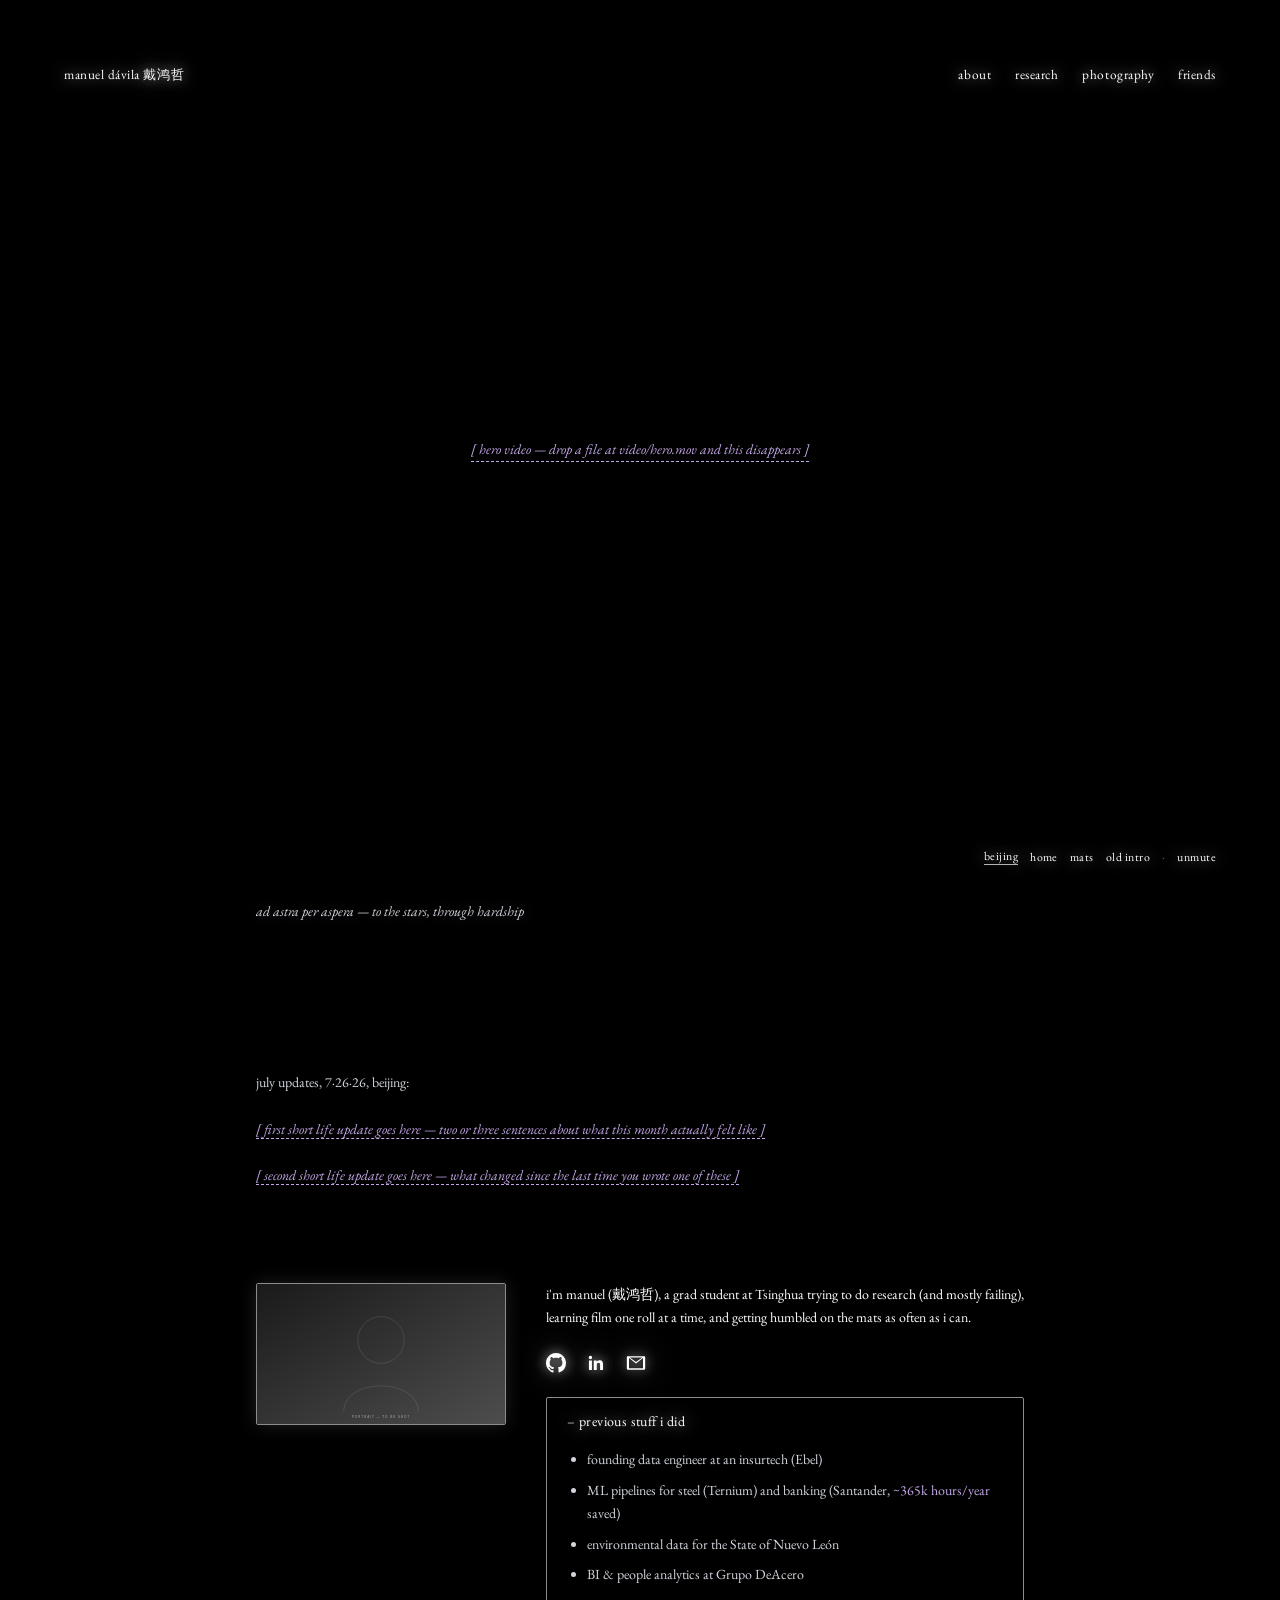
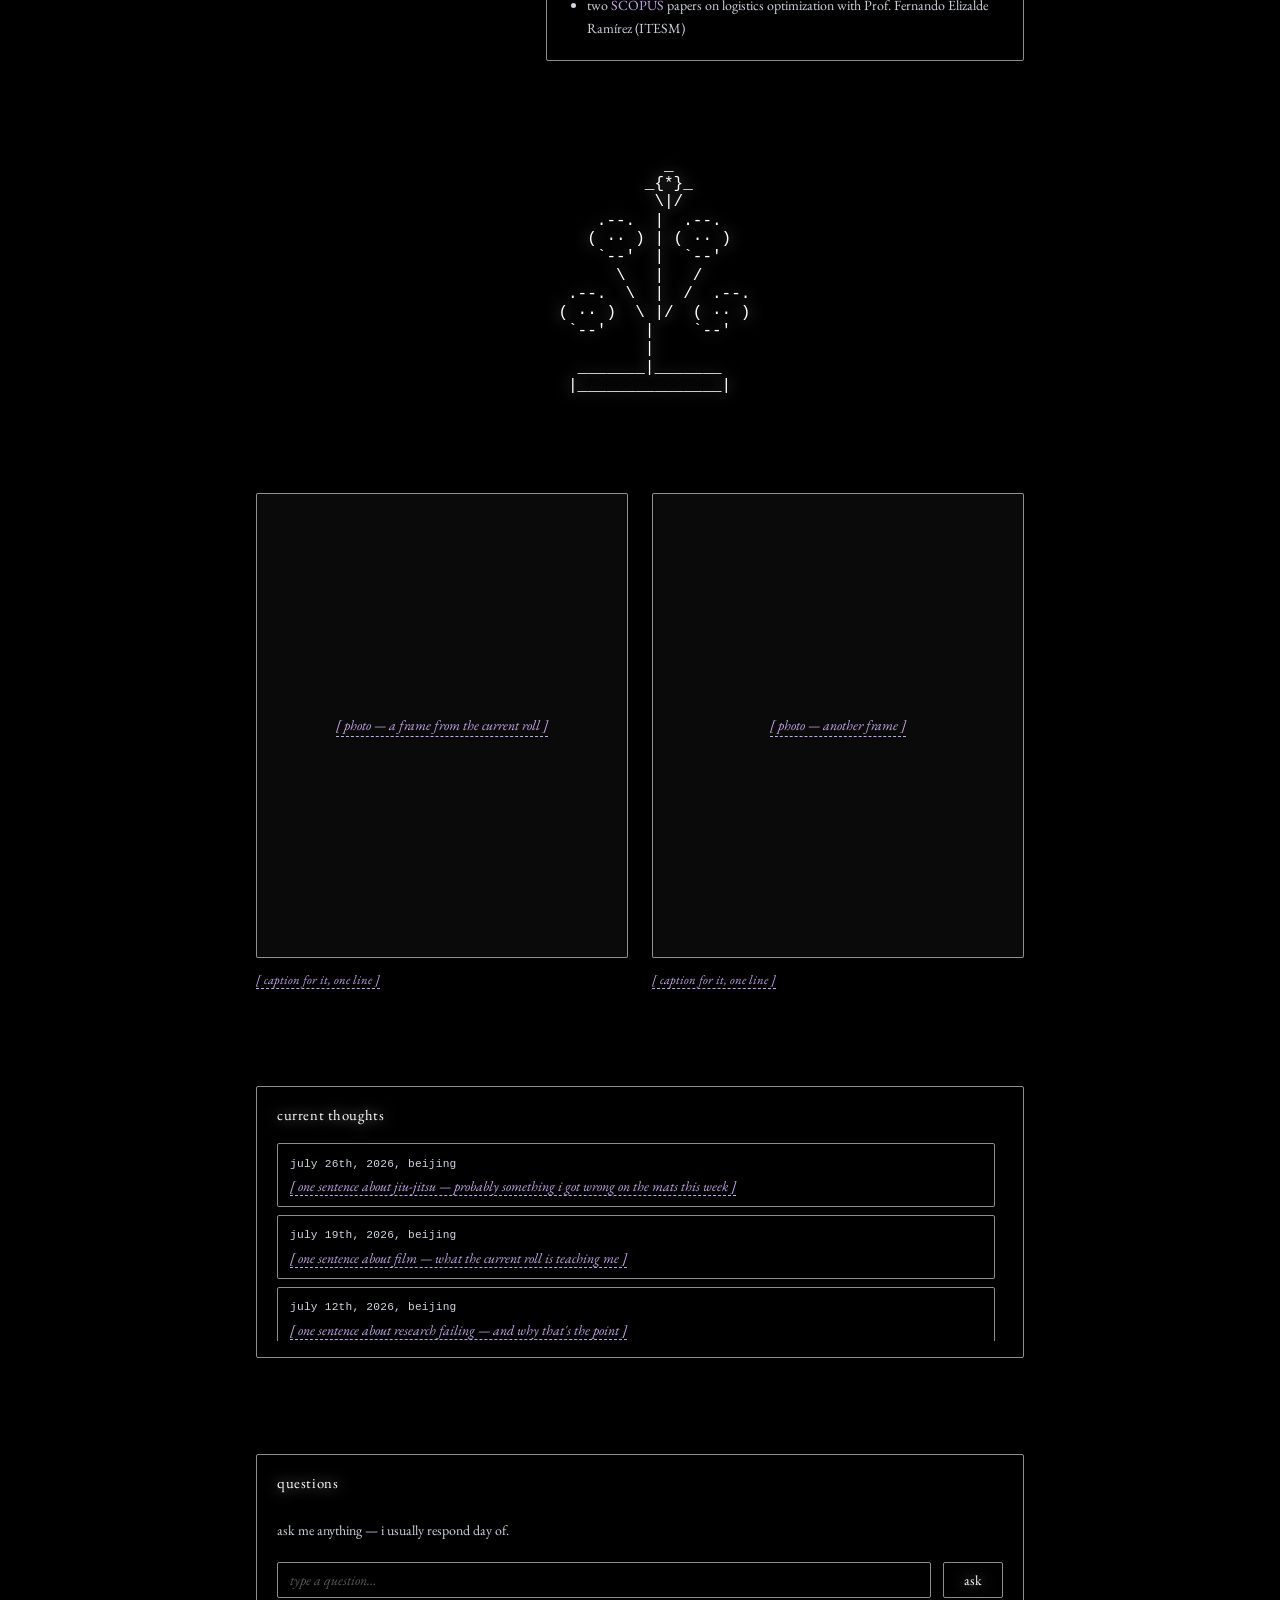
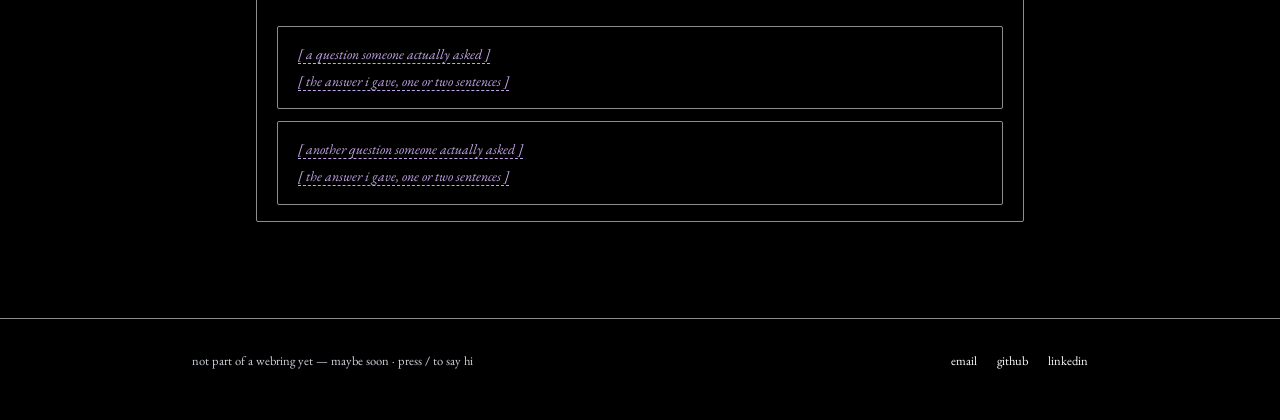
<file: index.html>
<!DOCTYPE html>
<html lang="en">
<head>
  <meta charset="UTF-8">
  <meta name="viewport" content="width=device-width, initial-scale=1.0">
  <title>manuel dávila</title>
  <meta name="description" content="manuel dávila — grad student in beijing, doing research (and mostly failing), shooting film, getting humbled on the mats.">
  <link rel="icon" type="image/svg+xml" href="favicon.svg">
  <link rel="preconnect" href="https://fonts.googleapis.com">
  <link rel="preconnect" href="https://fonts.gstatic.com" crossorigin>
  <link href="https://fonts.googleapis.com/css2?family=EB+Garamond:ital,wght@0,400..800;1,400..800&display=swap" rel="stylesheet">
  <link rel="stylesheet" href="css/style.css?v=jia1">
</head>
<body>

  <header class="site-chrome">
    <a class="wordmark" href="index.html">manuel dávila <span class="pn">戴鸿哲</span></a>
    <nav class="site-nav">
      <a href="about.html">about</a>
      <a href="research.html">research</a>
      <a href="photography.html">photography</a>
      <a href="friends.html">friends</a>
    </nav>
  </header>

  <!-- 1 · hero ------------------------------------------------------------>
  <section class="hero" id="hero">
    <video id="hero-video" autoplay muted loop playsinline poster="" preload="metadata">
      <source src="video/hero.mov" type="video/quicktime">
    </video>
    <div class="hero-overlay"></div>
    <p class="hero-ph" id="hero-ph"><span class="ph">[ hero video — drop a file at video/hero.mov and this disappears ]</span></p>
    <div class="hero-controls">
      <button type="button" class="vid-btn active" data-src="video/hero.mov" data-label="beijing">beijing</button>
      <button type="button" class="vid-btn" data-src="video/home.mov" data-label="home">home</button>
      <button type="button" class="vid-btn" data-src="video/mats.mov" data-label="mats">mats</button>
      <button type="button" class="vid-btn" data-src="video/old-intro.mov" data-label="old intro">old intro</button>
      <span class="sep">·</span>
      <button type="button" id="mute-toggle">unmute</button>
    </div>
  </section>

  <main class="wrap">

    <!-- 1.5 · epigraph (one per visit) ------------------------------------->
    <p class="epigraph" id="epigraph"></p>

    <!-- 2 · update note --------------------------------------------------->
    <section class="update-note" id="update">
      <p class="date-line">july updates, 7·26·26, beijing:</p>
      <p><span class="ph">[ first short life update goes here — two or three sentences about what this month actually felt like ]</span></p>
      <p><span class="ph">[ second short life update goes here — what changed since the last time you wrote one of these ]</span></p>
    </section>

    <!-- 3 · bio card ------------------------------------------------------>
    <section id="bio">
      <div class="bio-card">
        <img class="bio-portrait" src="img/portrait.svg" alt="portrait of manuel dávila (placeholder)">
        <div class="bio-body">
          <p>i'm manuel (<span class="pn">戴鸿哲</span>), a grad student at <span class="pn">Tsinghua</span> trying to do research (and mostly failing), learning film one roll at a time, and getting humbled on the mats as often as i can.</p>

          <div class="socials">
            <a href="https://github.com/JoseManuelDavilaMancilla" aria-label="github">
              <svg viewBox="0 0 16 16" aria-hidden="true"><path d="M8 0C3.58 0 0 3.58 0 8c0 3.54 2.29 6.53 5.47 7.59.4.07.55-.17.55-.38 0-.19-.01-.82-.01-1.49-2.01.37-2.53-.49-2.69-.94-.09-.23-.48-.94-.82-1.13-.28-.15-.68-.52-.01-.53.63-.01 1.08.58 1.23.82.72 1.21 1.87.87 2.33.66.07-.52.28-.87.51-1.07-1.78-.2-3.64-.89-3.64-3.95 0-.87.31-1.59.82-2.15-.08-.2-.36-1.02.08-2.12 0 0 .67-.21 2.2.82.64-.18 1.32-.27 2-.27.68 0 1.36.09 2 .27 1.53-1.04 2.2-.82 2.2-.82.44 1.1.16 1.92.08 2.12.51.56.82 1.27.82 2.15 0 3.07-1.87 3.75-3.65 3.95.29.25.54.73.54 1.48 0 1.07-.01 1.93-.01 2.2 0 .21.15.46.55.38A8.01 8.01 0 0 0 16 8c0-4.42-3.58-8-8-8z"/></svg>
            </a>
            <a href="https://www.linkedin.com/in/jmanuel-dávila" aria-label="linkedin">
              <svg viewBox="0 0 24 24" aria-hidden="true"><path d="M20.45 20.45h-3.55v-5.57c0-1.33-.03-3.04-1.85-3.04-1.86 0-2.14 1.45-2.14 2.94v5.67H9.36V9h3.41v1.56h.05c.47-.9 1.63-1.85 3.36-1.85 3.6 0 4.27 2.37 4.27 5.46v6.28zM5.34 7.43a2.06 2.06 0 1 1 0-4.12 2.06 2.06 0 0 1 0 4.12zM7.12 20.45H3.56V9h3.56v11.45z"/></svg>
            </a>
            <a href="mailto:jmanueldm.02@gmail.com" aria-label="email">
              <svg viewBox="0 0 24 24" aria-hidden="true"><path d="M2 4h20a1 1 0 0 1 1 1v14a1 1 0 0 1-1 1H2a1 1 0 0 1-1-1V5a1 1 0 0 1 1-1zm10 8.7L3.6 6v12.4h16.8V6L12 12.7zM4.5 5.5L12 10.9l7.5-5.4h-15z"/></svg>
            </a>
          </div>

          <details class="previous" open>
            <summary>previous stuff i did</summary>
            <ul>
              <li>founding data engineer at an insurtech (<span class="pn">Ebel</span>)</li>
              <li><span class="pn">ML</span> pipelines for steel (<span class="pn">Ternium</span>) and banking (<span class="pn">Santander</span>, <span class="num">~365k hours/year</span> saved)</li>
              <li>environmental data for the <span class="pn">State of Nuevo León</span></li>
              <li><span class="pn">BI</span> &amp; people analytics at <span class="pn">Grupo DeAcero</span></li>
              <li>two <span class="num">SCOPUS</span> papers on logistics optimization with <span class="pn">Prof. Fernando Elizalde Ramírez</span> (<span class="pn">ITESM</span>)</li>
            </ul>
          </details>
        </div>
      </div>
    </section>

    <!-- 4 · the nopal (hover it) ------------------------------------------>
    <section class="ascii-block" id="art">
      <pre class="ascii-art" id="ascii-art">              _
            _{*}_
             \|/
       .--.  |  .--.
      ( ·· ) | ( ·· )
       `--'  |  `--'
         \   |   /
    .--.  \  |  /  .--.
   ( ·· )  \ |/  ( ·· )
    `--'    |    `--'
            |
     _______|_______
    |_______________|</pre>
      <div id="scramble-tip" aria-hidden="true"></div>
    </section>

    <!-- 5 · photo strip --------------------------------------------------->
    <section id="photos">
      <div class="photo-strip">
        <figure>
          <div class="photo-ph"><span class="ph">[ photo — a frame from the current roll ]</span></div>
          <figcaption><span class="ph">[ caption for it, one line ]</span></figcaption>
        </figure>
        <figure>
          <div class="photo-ph"><span class="ph">[ photo — another frame ]</span></div>
          <figcaption><span class="ph">[ caption for it, one line ]</span></figcaption>
        </figure>
      </div>
    </section>

    <!-- 6 · current thoughts ---------------------------------------------->
    <section id="thoughts">
      <div class="card">
        <p class="sec-title">current thoughts</p>
        <div class="diary-list">
          <div class="diary-entry">
            <p class="ts">july 26th, 2026, beijing</p>
            <p><span class="ph">[ one sentence about jiu-jitsu — probably something i got wrong on the mats this week ]</span></p>
          </div>
          <div class="diary-entry">
            <p class="ts">july 19th, 2026, beijing</p>
            <p><span class="ph">[ one sentence about film — what the current roll is teaching me ]</span></p>
          </div>
          <div class="diary-entry">
            <p class="ts">july 12th, 2026, beijing</p>
            <p><span class="ph">[ one sentence about research failing — and why that's the point ]</span></p>
          </div>
        </div>
      </div>
    </section>

    <!-- 7 · questions ----------------------------------------------------->
    <section id="questions">
      <div class="card">
        <p class="sec-title">questions</p>
        <p class="muted">ask me anything — i usually respond day of.</p>
        <form class="q-form" id="q-form">
          <input type="text" id="q-input" placeholder="type a question…" autocomplete="off">
          <button type="submit">ask</button>
        </form>
        <div class="qa-cards">
          <div class="card qa-card">
            <p class="q"><span class="ph">[ a question someone actually asked ]</span></p>
            <p class="a"><span class="ph">[ the answer i gave, one or two sentences ]</span></p>
          </div>
          <div class="card qa-card">
            <p class="q"><span class="ph">[ another question someone actually asked ]</span></p>
            <p class="a"><span class="ph">[ the answer i gave, one or two sentences ]</span></p>
          </div>
        </div>
      </div>
    </section>

  </main>

  <!-- 8 · footer ---------------------------------------------------------->
  <footer class="site-footer">
    <div class="inner">
      <span>not part of a webring yet — maybe soon · press <strong>/</strong> to say hi</span>
      <span class="links">
        <a href="mailto:jmanueldm.02@gmail.com">email</a>
        <a href="https://github.com/JoseManuelDavilaMancilla">github</a>
        <a href="https://www.linkedin.com/in/jmanuel-dávila">linkedin</a>
      </span>
    </div>
  </footer>

  <!-- say-hi modal --------------------------------------------------------->
  <div class="hi-modal" id="hi-modal" aria-hidden="true">
    <div class="hi-card">
      <p class="hi-title">say hi</p>
      <p>manuel is probably at the gym, the lab, or waiting on a roll at the lab (the other kind).</p>
      <p><a href="mailto:jmanueldm.02@gmail.com">jmanueldm.02@gmail.com</a></p>
      <p class="muted">esc to close</p>
    </div>
  </div>

  <script>
    /* hero: video switcher + mute toggle + placeholder hide */
    (function () {
      const vid = document.getElementById("hero-video");
      const btns = document.querySelectorAll(".vid-btn");
      const muteBtn = document.getElementById("mute-toggle");
      const heroPh = document.getElementById("hero-ph");
      const mq = window.matchMedia("(max-width: 700px)");

      function relabel() {
        btns.forEach((b, i) => { b.textContent = mq.matches ? String(i + 1) : b.dataset.label; });
      }
      mq.addEventListener ? mq.addEventListener("change", relabel) : mq.addListener(relabel);
      relabel();

      vid.addEventListener("canplay", () => { if (heroPh) heroPh.style.display = "none"; });

      btns.forEach((b) => {
        b.addEventListener("click", () => {
          btns.forEach((x) => x.classList.remove("active"));
          b.classList.add("active");
          if (heroPh) heroPh.style.display = "";
          vid.querySelector("source").src = b.dataset.src;
          vid.load();
          vid.play().catch(() => {});
        });
      });

      muteBtn.addEventListener("click", () => {
        vid.muted = !vid.muted;
        muteBtn.textContent = vid.muted ? "unmute" : "mute";
      });

      if (window.matchMedia("(prefers-reduced-motion: reduce)").matches) {
        vid.removeAttribute("autoplay");
        vid.pause();
      }
    })();

    /* epigraph: one random line per visit */
    (function () {
      const lines = [
        "ars longa, vita brevis — art is long, life is short",
        "ad astra per aspera — to the stars, through hardship",
        "de México, con calor",
      ];
      const el = document.getElementById("epigraph");
      if (el) el.textContent = lines[Math.floor(Math.random() * lines.length)];
    })();

    /* say-hi modal: press / anywhere */
    (function () {
      const modal = document.getElementById("hi-modal");
      if (!modal) return;
      document.addEventListener("keydown", (e) => {
        const typing = /input|textarea/i.test(document.activeElement.tagName);
        if (e.key === "/" && !typing) { e.preventDefault(); modal.classList.add("open"); }
        if (e.key === "Escape") modal.classList.remove("open");
      });
      modal.addEventListener("click", (e) => { if (e.target === modal) modal.classList.remove("open"); });
    })();
  </script>
  <script src="js/scramble.js" defer></script>
  <script src="js/questions.js" defer></script>
</body>
</html>
</file>
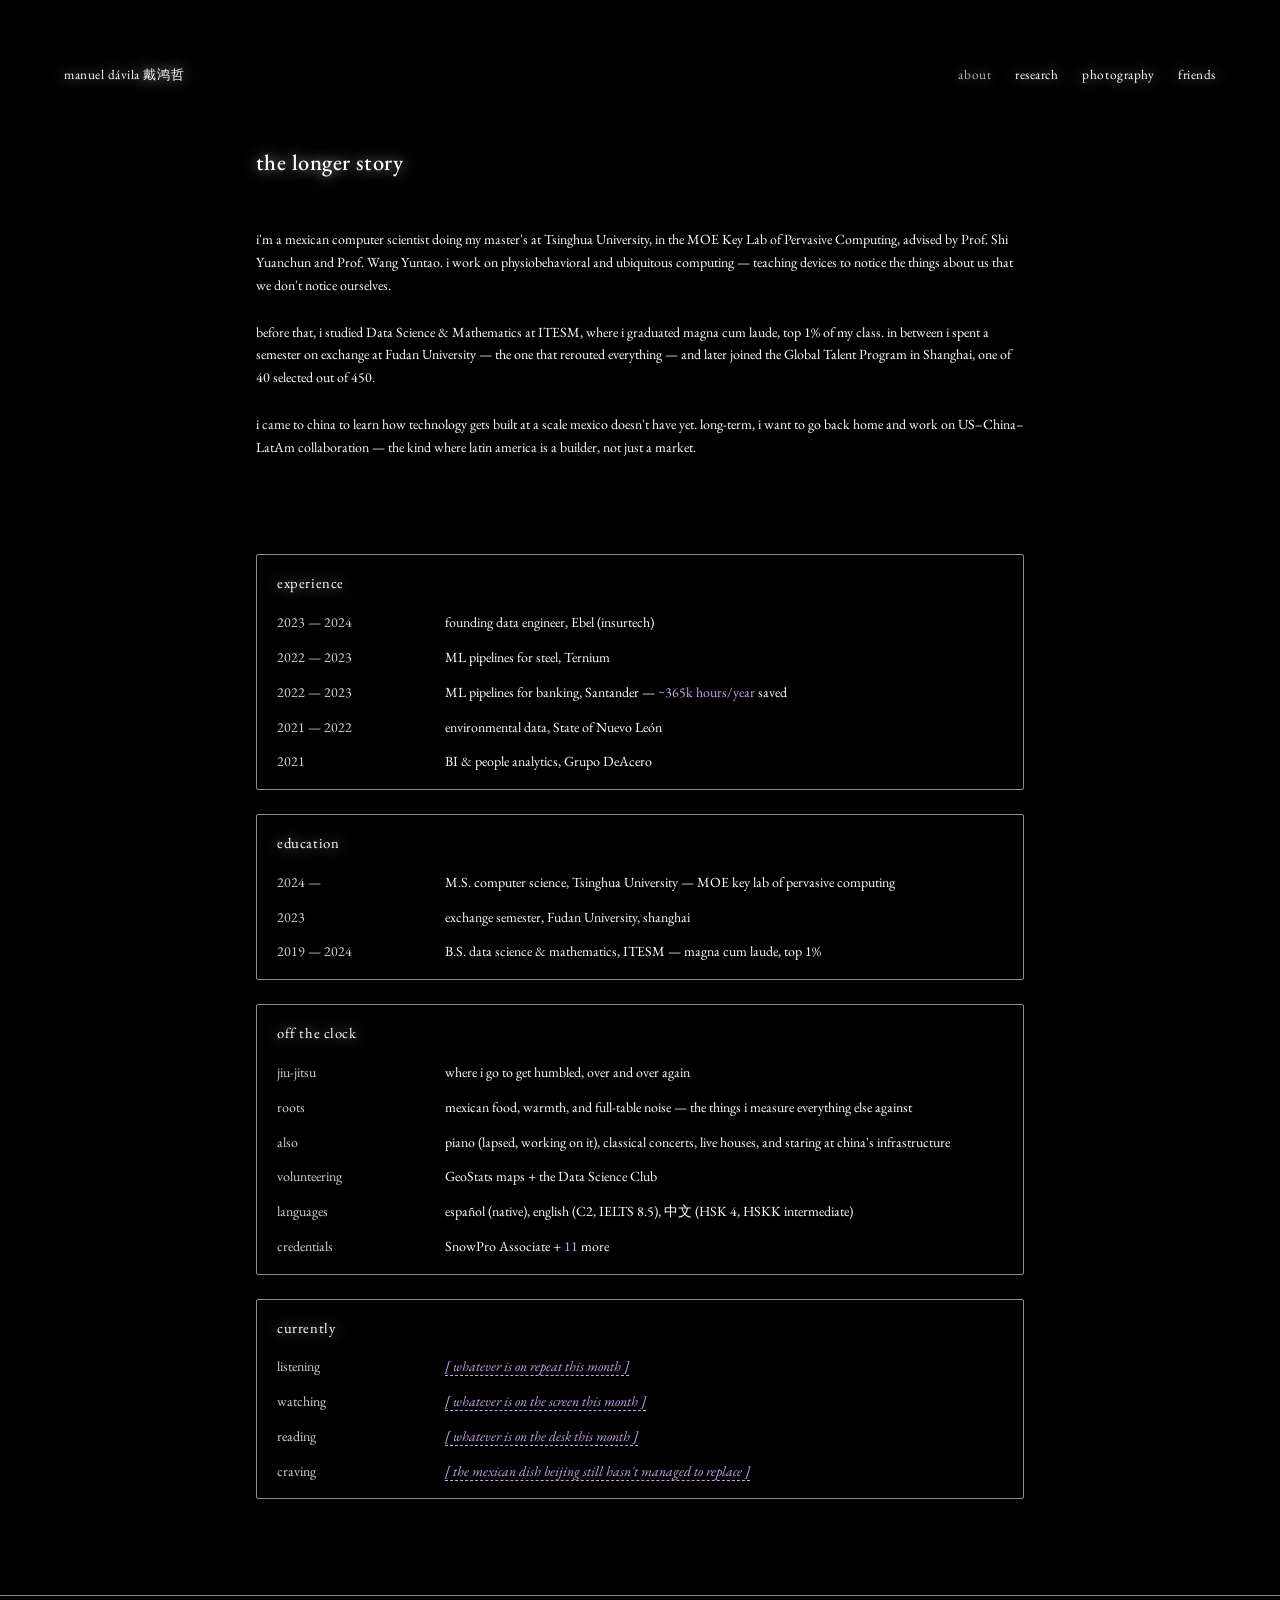
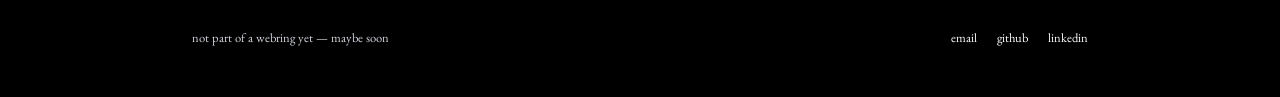
<file: about.html>
<!DOCTYPE html>
<html lang="en">
<head>
  <meta charset="UTF-8">
  <meta name="viewport" content="width=device-width, initial-scale=1.0">
  <title>about — manuel dávila</title>
  <meta name="description" content="the longer story — manuel dávila, mexican cs grad student in beijing.">
  <link rel="icon" type="image/svg+xml" href="favicon.svg">
  <link rel="preconnect" href="https://fonts.googleapis.com">
  <link rel="preconnect" href="https://fonts.gstatic.com" crossorigin>
  <link href="https://fonts.googleapis.com/css2?family=EB+Garamond:ital,wght@0,400..800;1,400..800&display=swap" rel="stylesheet">
  <link rel="stylesheet" href="css/style.css?v=jia1">
</head>
<body>

  <header class="site-chrome">
    <a class="wordmark" href="index.html">manuel dávila <span class="pn">戴鸿哲</span></a>
    <nav class="site-nav">
      <a href="about.html" aria-current="page">about</a>
      <a href="research.html">research</a>
      <a href="photography.html">photography</a>
      <a href="friends.html">friends</a>
    </nav>
  </header>

  <main class="wrap">
    <div class="page-head">
      <h1>the longer story</h1>
    </div>

    <section>
      <p>i'm a mexican computer scientist doing my master's at <span class="pn">Tsinghua University</span>, in the <span class="pn">MOE Key Lab of Pervasive Computing</span>, advised by <span class="pn">Prof. Shi Yuanchun</span> and <span class="pn">Prof. Wang Yuntao</span>. i work on physiobehavioral and ubiquitous computing — teaching devices to notice the things about us that we don't notice ourselves.</p>
      <p>before that, i studied <span class="pn">Data Science &amp; Mathematics at ITESM</span>, where i graduated magna cum laude, top 1% of my class. in between i spent a semester on exchange at <span class="pn">Fudan University</span> — the one that rerouted everything — and later joined the <span class="pn">Global Talent Program in Shanghai</span>, one of 40 selected out of 450.</p>
      <p>i came to china to learn how technology gets built at a scale mexico doesn't have yet. long-term, i want to go back home and work on <span class="pn">US–China–LatAm</span> collaboration — the kind where latin america is a builder, not just a market.</p>
    </section>

    <section class="about-sections">
      <div class="card">
        <p class="sec-title">experience</p>
        <div class="def-list">
          <div class="def-row"><span class="k">2023 — 2024</span><span class="v">founding data engineer, <span class="pn">Ebel</span> (insurtech)</span></div>
          <div class="def-row"><span class="k">2022 — 2023</span><span class="v"><span class="pn">ML</span> pipelines for steel, <span class="pn">Ternium</span></span></div>
          <div class="def-row"><span class="k">2022 — 2023</span><span class="v"><span class="pn">ML</span> pipelines for banking, <span class="pn">Santander</span> — <span class="num">~365k hours/year</span> saved</span></div>
          <div class="def-row"><span class="k">2021 — 2022</span><span class="v">environmental data, <span class="pn">State of Nuevo León</span></span></div>
          <div class="def-row"><span class="k">2021</span><span class="v"><span class="pn">BI</span> &amp; people analytics, <span class="pn">Grupo DeAcero</span></span></div>
        </div>
      </div>

      <div class="card">
        <p class="sec-title">education</p>
        <div class="def-list">
          <div class="def-row"><span class="k">2024 —</span><span class="v"><span class="pn">M.S.</span> computer science, <span class="pn">Tsinghua University</span> — <span class="pn">MOE</span> Key Lab of Pervasive Computing</span></div>
          <div class="def-row"><span class="k">2023</span><span class="v">exchange semester, <span class="pn">Fudan University</span>, shanghai</span></div>
          <div class="def-row"><span class="k">2019 — 2024</span><span class="v"><span class="pn">B.S.</span> data science &amp; mathematics, <span class="pn">ITESM</span> — magna cum laude, top 1%</span></div>
        </div>
      </div>

      <div class="card">
        <p class="sec-title">off the clock</p>
        <div class="def-list">
          <div class="def-row"><span class="k">jiu-jitsu</span><span class="v">where i go to get humbled, over and over again</span></div>
          <div class="def-row"><span class="k">roots</span><span class="v">mexican food, warmth, and full-table noise — the things i measure everything else against</span></div>
          <div class="def-row"><span class="k">also</span><span class="v">piano (lapsed, working on it), classical concerts, live houses, and staring at china's infrastructure</span></div>
          <div class="def-row"><span class="k">volunteering</span><span class="v"><span class="pn">GeoStats</span> maps + the <span class="pn">Data Science Club</span></span></div>
          <div class="def-row"><span class="k">languages</span><span class="v">español (native), english (<span class="pn">C2, IELTS 8.5</span>), 中文 (<span class="pn">HSK 4, HSKK intermediate</span>)</span></div>
          <div class="def-row"><span class="k">credentials</span><span class="v"><span class="pn">SnowPro Associate</span> + <span class="num">11</span> more</span></div>
        </div>
      </div>

      <div class="card">
        <p class="sec-title">currently</p>
        <div class="def-list">
          <div class="def-row"><span class="k">listening</span><span class="v"><span class="ph">[ whatever is on repeat this month ]</span></span></div>
          <div class="def-row"><span class="k">watching</span><span class="v"><span class="ph">[ whatever is on the screen this month ]</span></span></div>
          <div class="def-row"><span class="k">reading</span><span class="v"><span class="ph">[ whatever is on the desk this month ]</span></span></div>
          <div class="def-row"><span class="k">craving</span><span class="v"><span class="ph">[ the mexican dish beijing still hasn't managed to replace ]</span></span></div>
        </div>
      </div>
    </section>
  </main>

  <footer class="site-footer">
    <div class="inner">
      <span>not part of a webring yet — maybe soon</span>
      <span class="links">
        <a href="mailto:jmanueldm.02@gmail.com">email</a>
        <a href="https://github.com/JoseManuelDavilaMancilla">github</a>
        <a href="https://www.linkedin.com/in/jmanuel-dávila">linkedin</a>
      </span>
    </div>
  </footer>

</body>
</html>
</file>
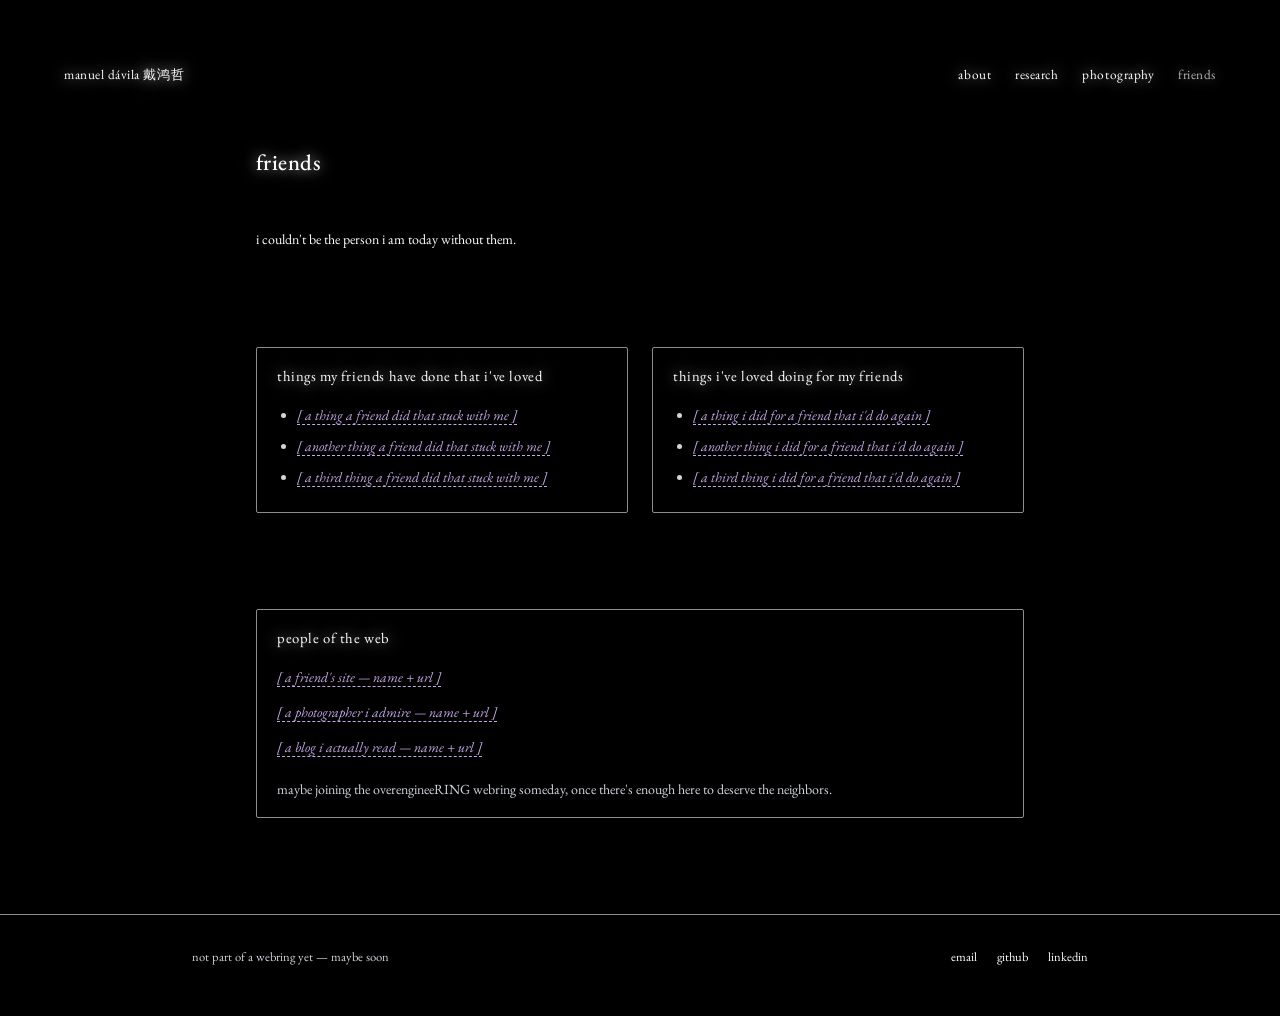
<file: friends.html>
<!DOCTYPE html>
<html lang="en">
<head>
  <meta charset="UTF-8">
  <meta name="viewport" content="width=device-width, initial-scale=1.0">
  <title>friends — manuel dávila</title>
  <meta name="description" content="friends — the people who made me, and the people of the web i admire.">
  <link rel="icon" type="image/svg+xml" href="favicon.svg">
  <link rel="preconnect" href="https://fonts.googleapis.com">
  <link rel="preconnect" href="https://fonts.gstatic.com" crossorigin>
  <link href="https://fonts.googleapis.com/css2?family=EB+Garamond:ital,wght@0,400..800;1,400..800&display=swap" rel="stylesheet">
  <link rel="stylesheet" href="css/style.css?v=jia1">
</head>
<body>

  <header class="site-chrome">
    <a class="wordmark" href="index.html">manuel dávila <span class="pn">戴鸿哲</span></a>
    <nav class="site-nav">
      <a href="about.html">about</a>
      <a href="research.html">research</a>
      <a href="photography.html">photography</a>
      <a href="friends.html" aria-current="page">friends</a>
    </nav>
  </header>

  <main class="wrap">
    <div class="page-head">
      <h1>friends</h1>
    </div>

    <section>
      <p>i couldn't be the person i am today without them.</p>
    </section>

    <section>
      <div class="friend-lists">
        <div class="card">
          <p class="sec-title">things my friends have done that i've loved</p>
          <ul>
            <li><span class="ph">[ a thing a friend did that stuck with me ]</span></li>
            <li><span class="ph">[ another thing a friend did that stuck with me ]</span></li>
            <li><span class="ph">[ a third thing a friend did that stuck with me ]</span></li>
          </ul>
        </div>
        <div class="card">
          <p class="sec-title">things i've loved doing for my friends</p>
          <ul>
            <li><span class="ph">[ a thing i did for a friend that i'd do again ]</span></li>
            <li><span class="ph">[ another thing i did for a friend that i'd do again ]</span></li>
            <li><span class="ph">[ a third thing i did for a friend that i'd do again ]</span></li>
          </ul>
        </div>
      </div>
    </section>

    <section>
      <div class="card">
        <p class="sec-title">people of the web</p>
        <div class="web-people">
          <span><span class="ph">[ a friend's site — name + url ]</span></span>
          <span><span class="ph">[ a photographer i admire — name + url ]</span></span>
          <span><span class="ph">[ a blog i actually read — name + url ]</span></span>
        </div>
        <p class="muted" style="margin-top: 1.25rem;">maybe joining the <span class="pn">overengineeRING</span> webring someday, once there's enough here to deserve the neighbors.</p>
      </div>
    </section>
  </main>

  <footer class="site-footer">
    <div class="inner">
      <span>not part of a webring yet — maybe soon</span>
      <span class="links">
        <a href="mailto:jmanueldm.02@gmail.com">email</a>
        <a href="https://github.com/JoseManuelDavilaMancilla">github</a>
        <a href="https://www.linkedin.com/in/jmanuel-dávila">linkedin</a>
      </span>
    </div>
  </footer>

</body>
</html>
</file>
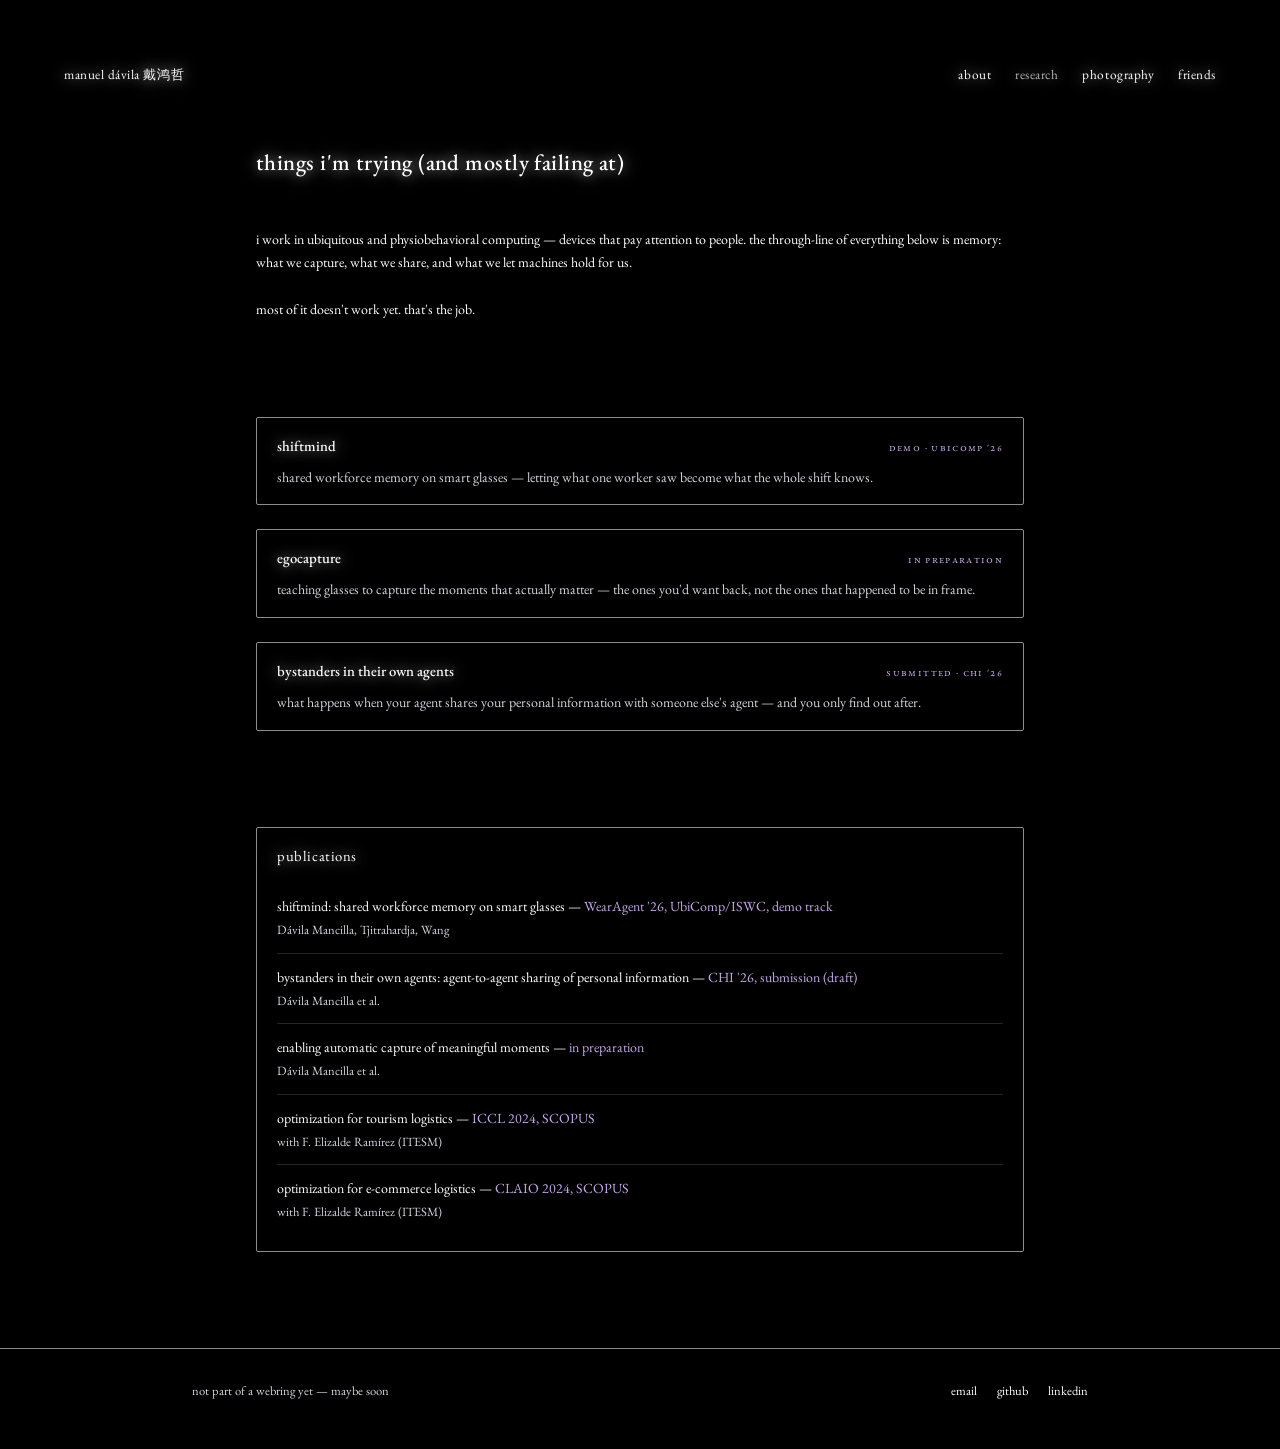
<file: research.html>
<!DOCTYPE html>
<html lang="en">
<head>
  <meta charset="UTF-8">
  <meta name="viewport" content="width=device-width, initial-scale=1.0">
  <title>research — manuel dávila</title>
  <meta name="description" content="things i'm trying (and mostly failing at) — research by manuel dávila.">
  <link rel="icon" type="image/svg+xml" href="favicon.svg">
  <link rel="preconnect" href="https://fonts.googleapis.com">
  <link rel="preconnect" href="https://fonts.gstatic.com" crossorigin>
  <link href="https://fonts.googleapis.com/css2?family=EB+Garamond:ital,wght@0,400..800;1,400..800&display=swap" rel="stylesheet">
  <link rel="stylesheet" href="css/style.css?v=jia1">
</head>
<body>

  <header class="site-chrome">
    <a class="wordmark" href="index.html">manuel dávila <span class="pn">戴鸿哲</span></a>
    <nav class="site-nav">
      <a href="about.html">about</a>
      <a href="research.html" aria-current="page">research</a>
      <a href="photography.html">photography</a>
      <a href="friends.html">friends</a>
    </nav>
  </header>

  <main class="wrap">
    <div class="page-head">
      <h1>things i'm trying (and mostly failing at)</h1>
    </div>

    <section>
      <p>i work in ubiquitous and physiobehavioral computing — devices that pay attention to people. the through-line of everything below is memory: what we capture, what we share, and what we let machines hold for us.</p>
      <p>most of it doesn't work yet. that's the job.</p>
    </section>

    <section>
      <div class="card proj-card">
        <div class="proj-head">
          <h3>shiftmind</h3>
          <span class="status">demo · ubicomp '26</span>
        </div>
        <p>shared workforce memory on smart glasses — letting what one worker saw become what the whole shift knows.</p>
      </div>

      <div class="card proj-card">
        <div class="proj-head">
          <h3>egocapture</h3>
          <span class="status">in preparation</span>
        </div>
        <p>teaching glasses to capture the moments that actually matter — the ones you'd want back, not the ones that happened to be in frame.</p>
      </div>

      <div class="card proj-card">
        <div class="proj-head">
          <h3>bystanders in their own agents</h3>
          <span class="status">submitted · chi '26</span>
        </div>
        <p>what happens when your agent shares your personal information with someone else's agent — and you only find out after.</p>
      </div>
    </section>

    <section>
      <div class="card">
        <p class="sec-title">publications</p>
        <ul class="pub-list">
          <li>
            shiftmind: shared workforce memory on smart glasses — <span class="venue"><span class="pn">WearAgent '26, UbiComp/ISWC</span>, demo track</span><br>
            <span class="who"><span class="pn">Dávila Mancilla, Tjitrahardja, Wang</span></span>
          </li>
          <li>
            bystanders in their own agents: agent-to-agent sharing of personal information — <span class="venue"><span class="pn">CHI '26</span>, submission (draft)</span><br>
            <span class="who"><span class="pn">Dávila Mancilla</span> et al.</span>
          </li>
          <li>
            enabling automatic capture of meaningful moments — <span class="venue">in preparation</span><br>
            <span class="who"><span class="pn">Dávila Mancilla</span> et al.</span>
          </li>
          <li>
            optimization for tourism logistics — <span class="venue"><span class="pn">ICCL 2024, SCOPUS</span></span><br>
            <span class="who">with <span class="pn">F. Elizalde Ramírez</span> (<span class="pn">ITESM</span>)</span>
          </li>
          <li>
            optimization for e-commerce logistics — <span class="venue"><span class="pn">CLAIO 2024, SCOPUS</span></span><br>
            <span class="who">with <span class="pn">F. Elizalde Ramírez</span> (<span class="pn">ITESM</span>)</span>
          </li>
        </ul>
      </div>
    </section>
  </main>

  <footer class="site-footer">
    <div class="inner">
      <span>not part of a webring yet — maybe soon</span>
      <span class="links">
        <a href="mailto:jmanueldm.02@gmail.com">email</a>
        <a href="https://github.com/JoseManuelDavilaMancilla">github</a>
        <a href="https://www.linkedin.com/in/jmanuel-dávila">linkedin</a>
      </span>
    </div>
  </footer>

</body>
</html>
</file>
<file: css/style.css>
/* =========================================================================
   manuel dávila — jia.build homage
   black void · EB Garamond · white glow · single lavender accent
   ========================================================================= */

:root {
  --bg: #000000;
  --ink: #ffffff;
  --ink-2: #d1d5dc;
  --accent: #c4a7e7;
  --hairline: rgba(255, 255, 255, 0.55);
  --glow: 0 0 14px rgba(255, 255, 255, 0.7), 0 0 28px rgba(255, 255, 255, 0.3);
  --radius: 2px;
  --pad: clamp(1.5rem, 5vw, 4rem);
  --col: 56rem;
}

* { margin: 0; padding: 0; box-sizing: border-box; }

html { background: var(--bg); }

body {
  background: var(--bg);
  color: var(--ink);
  font-family: "EB Garamond", Georgia, serif;
  font-size: clamp(14px, 1.05vw, 16px);
  line-height: 1.625;
  font-weight: 400;
  min-height: 100vh;
  text-transform: lowercase;
  -webkit-font-smoothing: antialiased;
}

/* proper nouns keep their case */
.pn { text-transform: none; }

::selection { background: rgba(196, 167, 231, 0.35); color: #fff; }

a {
  color: var(--ink);
  text-decoration: none;
  transition: opacity 0.2s ease;
}
a:hover { opacity: 0.7; }

img { border-radius: var(--radius); }

/* ---------------------------------------------------------------- chrome */

.site-chrome {
  position: absolute;
  top: 0; left: 0; right: 0;
  display: flex;
  justify-content: space-between;
  align-items: baseline;
  padding: var(--pad);
  z-index: 50;
  pointer-events: none;
}
.site-chrome a { pointer-events: auto; }

.wordmark {
  font-size: 0.95em;
  letter-spacing: 0.04em;
  text-shadow: var(--glow);
}

.site-nav { display: flex; gap: 1.5rem; }
.site-nav a {
  font-size: 0.95em;
  letter-spacing: 0.04em;
  text-shadow: var(--glow);
}
.site-nav a[aria-current="page"] { opacity: 0.7; }

/* ---------------------------------------------------------------- layout */

.wrap {
  max-width: var(--col);
  margin: 0 auto;
  padding: 0 var(--pad);
}

main section { margin-bottom: clamp(4rem, 8vw, 6rem); }

p + p { margin-top: 1.5rem; }

.page-head { padding-top: clamp(8rem, 16vh, 12rem); margin-bottom: 3rem; }
.page-head h1 {
  font-size: 1.6em;
  font-weight: 500;
  letter-spacing: 0.02em;
  text-shadow: var(--glow);
  margin-bottom: 1.5rem;
}

/* hairline card */
.card {
  border: 1px solid var(--hairline);
  border-radius: var(--radius);
  padding: 1rem 1.25rem;
}

.sec-title {
  font-size: 1.05em;
  text-shadow: var(--glow);
  letter-spacing: 0.04em;
  margin-bottom: 1rem;
}

.muted { color: var(--ink-2); }

.accent, .num { color: var(--accent); text-transform: none; }

/* placeholder spans manuel will replace */
.ph {
  color: var(--accent);
  border-bottom: 1px dashed var(--accent);
  font-style: italic;
}

/* ------------------------------------------------------------------ hero */

.hero {
  position: relative;
  height: 100vh;
  min-height: 480px;
  background: #000;
  overflow: hidden;
}

.hero video {
  position: absolute;
  inset: 0;
  width: 100%;
  height: 100%;
  object-fit: cover;
  background: #000;
}

.hero .hero-overlay {
  position: absolute;
  inset: 0;
  background: linear-gradient(to bottom, rgba(0,0,0,0.2) 0%, rgba(0,0,0,0.4) 70%, rgba(0,0,0,1) 100%);
  pointer-events: none;
}

.hero-controls {
  position: absolute;
  right: var(--pad);
  bottom: 2rem;
  display: flex;
  gap: 0.75rem;
  align-items: center;
  z-index: 10;
}

.hero-controls button {
  background: transparent;
  border: none;
  color: var(--ink);
  font-family: inherit;
  font-size: 0.85em;
  letter-spacing: 0.04em;
  text-transform: lowercase;
  text-shadow: var(--glow);
  cursor: pointer;
  transition: opacity 0.2s ease;
}
.hero-controls button:hover { opacity: 0.7; }
.hero-controls button.active { border-bottom: 1px solid rgba(255,255,255,0.7); }
.hero-controls .sep { color: rgba(255,255,255,0.35); text-shadow: none; }

/* ------------------------------------------------------------ update note */

.update-note { padding-top: clamp(6rem, 12vh, 10rem); }
.update-note .date-line {
  color: var(--ink-2);
  margin-bottom: 1.5rem;
}

/* --------------------------------------------------------------- bio card */

.bio-card {
  display: flex;
  gap: 2.5rem;
  align-items: flex-start;
}

.bio-portrait {
  flex: 0 0 250px;
  width: 250px;
  border-radius: var(--radius);
  border: 1px solid var(--hairline);
  box-shadow: 0 0 18px rgba(255,255,255,0.12);
  display: block;
}

.bio-body { flex: 1; min-width: 0; }

.socials {
  display: flex;
  gap: 1.25rem;
  margin: 1.5rem 0;
}
.socials a { display: inline-flex; }
.socials svg {
  width: 20px;
  height: 20px;
  fill: #fff;
  filter: drop-shadow(0 0 6px rgba(255,255,255,0.7)) drop-shadow(0 0 14px rgba(255,255,255,0.3));
}

details.previous {
  border: 1px solid var(--hairline);
  border-radius: var(--radius);
  padding: 0.75rem 1.25rem;
  margin-top: 1rem;
}
details.previous summary {
  cursor: pointer;
  text-shadow: var(--glow);
  letter-spacing: 0.03em;
  list-style: none;
}
details.previous summary::-webkit-details-marker { display: none; }
details.previous summary::before { content: "+ "; color: var(--ink-2); }
details.previous[open] summary::before { content: "– "; }
details.previous ul {
  margin: 1rem 0 0.5rem 1.25rem;
  list-style: disc;
}
details.previous li { margin-bottom: 0.5rem; color: var(--ink-2); }
details.previous li .pn { text-transform: none; }

/* ------------------------------------------------------------- ascii art */

.ascii-block { text-align: center; }

.ascii-art {
  display: inline-block;
  text-align: left;
  font-family: ui-monospace, "SF Mono", Menlo, monospace;
  font-size: clamp(11px, 1.3vw, 16px);
  line-height: 1.15;
  color: #fff;
  text-shadow: var(--glow);
  cursor: default;
  user-select: none;
  white-space: pre;
}

#scramble-tip {
  position: fixed;
  z-index: 100;
  pointer-events: none;
  font-family: "EB Garamond", Georgia, serif;
  font-size: 0.95em;
  color: #fff;
  text-shadow: var(--glow);
  opacity: 0;
  transition: opacity 0.15s ease;
  white-space: nowrap;
}
#scramble-tip.visible { opacity: 1; }

/* ------------------------------------------------------------- photo strip */

.photo-strip {
  display: grid;
  grid-template-columns: 1fr 1fr;
  gap: 1.5rem;
}
.photo-ph {
  aspect-ratio: 4 / 5;
  background: #0a0a0a;
  border: 1px solid var(--hairline);
  border-radius: var(--radius);
  display: flex;
  align-items: center;
  justify-content: center;
  color: rgba(255,255,255,0.25);
  font-style: italic;
}
.photo-strip figcaption {
  margin-top: 0.75rem;
  font-size: 0.9em;
}

/* ------------------------------------------------------------------- diary */

.diary-list {
  max-height: 198px;
  overflow-y: auto;
  display: flex;
  flex-direction: column;
  gap: 0.5rem;
  padding-right: 0.5rem;
}
.diary-list::-webkit-scrollbar { width: 4px; }
.diary-list::-webkit-scrollbar-thumb { background: rgba(255,255,255,0.3); border-radius: 2px; }

.diary-entry {
  border: 1px solid var(--hairline);
  border-radius: var(--radius);
  padding: 0.5rem 0.75rem;
}
.diary-entry .ts {
  font-family: ui-monospace, "SF Mono", Menlo, monospace;
  font-size: 0.8em;
  color: var(--ink-2);
  letter-spacing: 0.02em;
}
.diary-entry p { margin-top: 0.15rem; }

/* --------------------------------------------------------------- questions */

.q-form {
  display: flex;
  gap: 0.75rem;
  margin: 1.25rem 0 1.75rem;
}
.q-form input[type="text"] {
  flex: 1;
  background: transparent;
  border: 1px solid var(--hairline);
  border-radius: var(--radius);
  color: var(--ink);
  font-family: inherit;
  font-size: 1em;
  padding: 0.5rem 0.75rem;
  outline: none;
}
.q-form input[type="text"]:focus { border-color: #fff; }
.q-form input::placeholder { color: rgba(255,255,255,0.35); font-style: italic; }
.q-form button {
  background: transparent;
  border: 1px solid var(--hairline);
  border-radius: var(--radius);
  color: var(--ink);
  font-family: inherit;
  font-size: 1em;
  padding: 0.5rem 1.25rem;
  cursor: pointer;
  text-shadow: var(--glow);
  transition: opacity 0.2s ease;
}
.q-form button:hover { opacity: 0.7; }

.qa-cards { display: flex; flex-direction: column; gap: 0.75rem; }
.qa-card .q { color: var(--ink); }
.qa-card .a { color: var(--ink-2); margin-top: 0.25rem; }

/* ------------------------------------------------------------------ footer */

.site-footer {
  border-top: 1px solid var(--hairline);
  margin-top: clamp(4rem, 8vw, 6rem);
  padding: 2rem var(--pad) 3rem;
}
.site-footer .inner {
  max-width: var(--col);
  margin: 0 auto;
  display: flex;
  justify-content: space-between;
  gap: 1rem;
  flex-wrap: wrap;
  color: var(--ink-2);
  font-size: 0.9em;
}
.site-footer .links { display: flex; gap: 1.25rem; }

/* ------------------------------------------------------------ about page */

.about-sections { display: flex; flex-direction: column; gap: 1.5rem; }

.def-list { display: flex; flex-direction: column; gap: 0.75rem; }
.def-row { display: flex; gap: 1.5rem; }
.def-row .k {
  flex: 0 0 9rem;
  color: var(--ink-2);
}
.def-row .v { flex: 1; }

/* ----------------------------------------------------------- research page */

.proj-card { margin-bottom: 1.5rem; }
.proj-card .proj-head {
  display: flex;
  justify-content: space-between;
  align-items: baseline;
  gap: 1rem;
  flex-wrap: wrap;
  margin-bottom: 0.5rem;
}
.proj-card h3 {
  font-size: 1.05em;
  font-weight: 500;
  text-shadow: var(--glow);
}
.status {
  color: var(--accent);
  font-size: 0.8em;
  letter-spacing: 0.12em;
  font-variant: small-caps;
  white-space: nowrap;
}
.proj-card p { color: var(--ink-2); }

.pub-list { list-style: none; }
.pub-list li {
  padding: 0.75rem 0;
  border-bottom: 1px solid rgba(255,255,255,0.15);
}
.pub-list li:last-child { border-bottom: none; }
.pub-list .venue { color: var(--accent); }
.pub-list .who { color: var(--ink-2); font-size: 0.9em; }

/* -------------------------------------------------------- photography page */

.tile-grid {
  display: grid;
  grid-template-columns: repeat(3, 1fr);
  gap: 1.5rem;
}
.tile-empty {
  aspect-ratio: 4 / 5;
  background: #0a0a0a;
  border: 1px solid var(--hairline);
  border-radius: var(--radius);
  display: flex;
  align-items: center;
  justify-content: center;
  color: rgba(255,255,255,0.25);
  font-style: italic;
  font-size: 0.9em;
}
.tile button {
  all: unset;
  cursor: pointer;
  display: block;
}
.tile img { width: 100%; display: block; }
.tile-meta { color: var(--ink-2); font-size: 0.85em; margin-top: 0.5rem; }
.tile-title { font-size: 0.9em; }

.lightbox {
  position: fixed;
  inset: 0;
  background: rgba(0,0,0,0.96);
  display: none;
  align-items: center;
  justify-content: center;
  z-index: 200;
}
.lightbox.open { display: flex; }
.lightbox img {
  max-width: 86vw;
  max-height: 82vh;
  border-radius: var(--radius);
}
.lightbox .cap {
  position: absolute;
  bottom: 2rem;
  left: 0; right: 0;
  text-align: center;
  text-shadow: var(--glow);
}
.lightbox button {
  position: absolute;
  background: transparent;
  border: none;
  color: #fff;
  font-family: inherit;
  font-size: 1.1em;
  cursor: pointer;
  text-shadow: var(--glow);
  transition: opacity 0.2s ease;
  padding: 1rem;
}
.lightbox button:hover { opacity: 0.7; }
.lightbox .close { top: 1rem; right: 1.5rem; }
.lightbox .nav-btn { top: 50%; transform: translateY(-50%); font-size: 2em; }
#lb-prev { left: 1rem; }
#lb-next { right: 1rem; }

/* ------------------------------------------------------------- friends page */

.friend-lists {
  display: grid;
  grid-template-columns: 1fr 1fr;
  gap: 1.5rem;
}
.friend-lists ul {
  list-style: disc;
  margin-left: 1.25rem;
  color: var(--ink-2);
}
.friend-lists li { margin-bottom: 0.5rem; }

.web-people { display: flex; flex-direction: column; gap: 0.75rem; }

/* ------------------------------------------------------------- responsive */

@media (max-width: 700px) {
  .bio-card { flex-direction: column; }
  .bio-portrait { flex: none; width: 200px; }
  .tile-grid { grid-template-columns: repeat(2, 1fr); }
  .friend-lists { grid-template-columns: 1fr; }
  .photo-strip { grid-template-columns: 1fr; }
  .site-nav { gap: 1rem; }
  .def-row { flex-direction: column; gap: 0.1rem; }
  .def-row .k { flex: none; }
}

/* -------------------------------------------------------- reduced motion */

@media (prefers-reduced-motion: reduce) {
  * { transition: none !important; }
  .hero video { display: none; }
}

/* -------------------------------------------------------- hero video placeholder */
.hero-ph {
  position: absolute;
  inset: 0;
  z-index: 2;
  display: flex;
  align-items: center;
  justify-content: center;
  text-align: center;
  padding: 1rem;
  pointer-events: none;
}

/* -------------------------------------------------------- photo strip inner label */
.photo-ph {
  display: flex;
  align-items: center;
  justify-content: center;
  text-align: center;
  padding: 1rem;
}

/* -------------------------------------------------------- rotating epigraph */
.epigraph {
  font-style: italic;
  color: var(--ink-2);
  margin: 0 0 2.5rem;
  text-shadow: 0 0 14px rgba(255,255,255,0.25);
}

/* -------------------------------------------------------- say-hi modal (press /) */
.hi-modal {
  position: fixed;
  inset: 0;
  z-index: 300;
  display: none;
  align-items: center;
  justify-content: center;
  background: rgba(0,0,0,0.82);
  padding: 1rem;
}
.hi-modal.open { display: flex; }
.hi-card {
  border: 1px solid var(--hairline);
  border-radius: var(--radius);
  background: #000;
  box-shadow: 0 0 34px rgba(255,255,255,0.08);
  padding: 2rem 2.5rem;
  max-width: 26rem;
  text-align: center;
}
.hi-card .hi-title {
  font-size: 1.4em;
  margin: 0 0 0.8rem;
  text-shadow: 0 0 14px rgba(255,255,255,0.7), 0 0 28px rgba(255,255,255,0.3);
}

/* -------------------------------------------------------- gallery empty tiles */
.tile-empty { border-style: dashed; }
</file>
